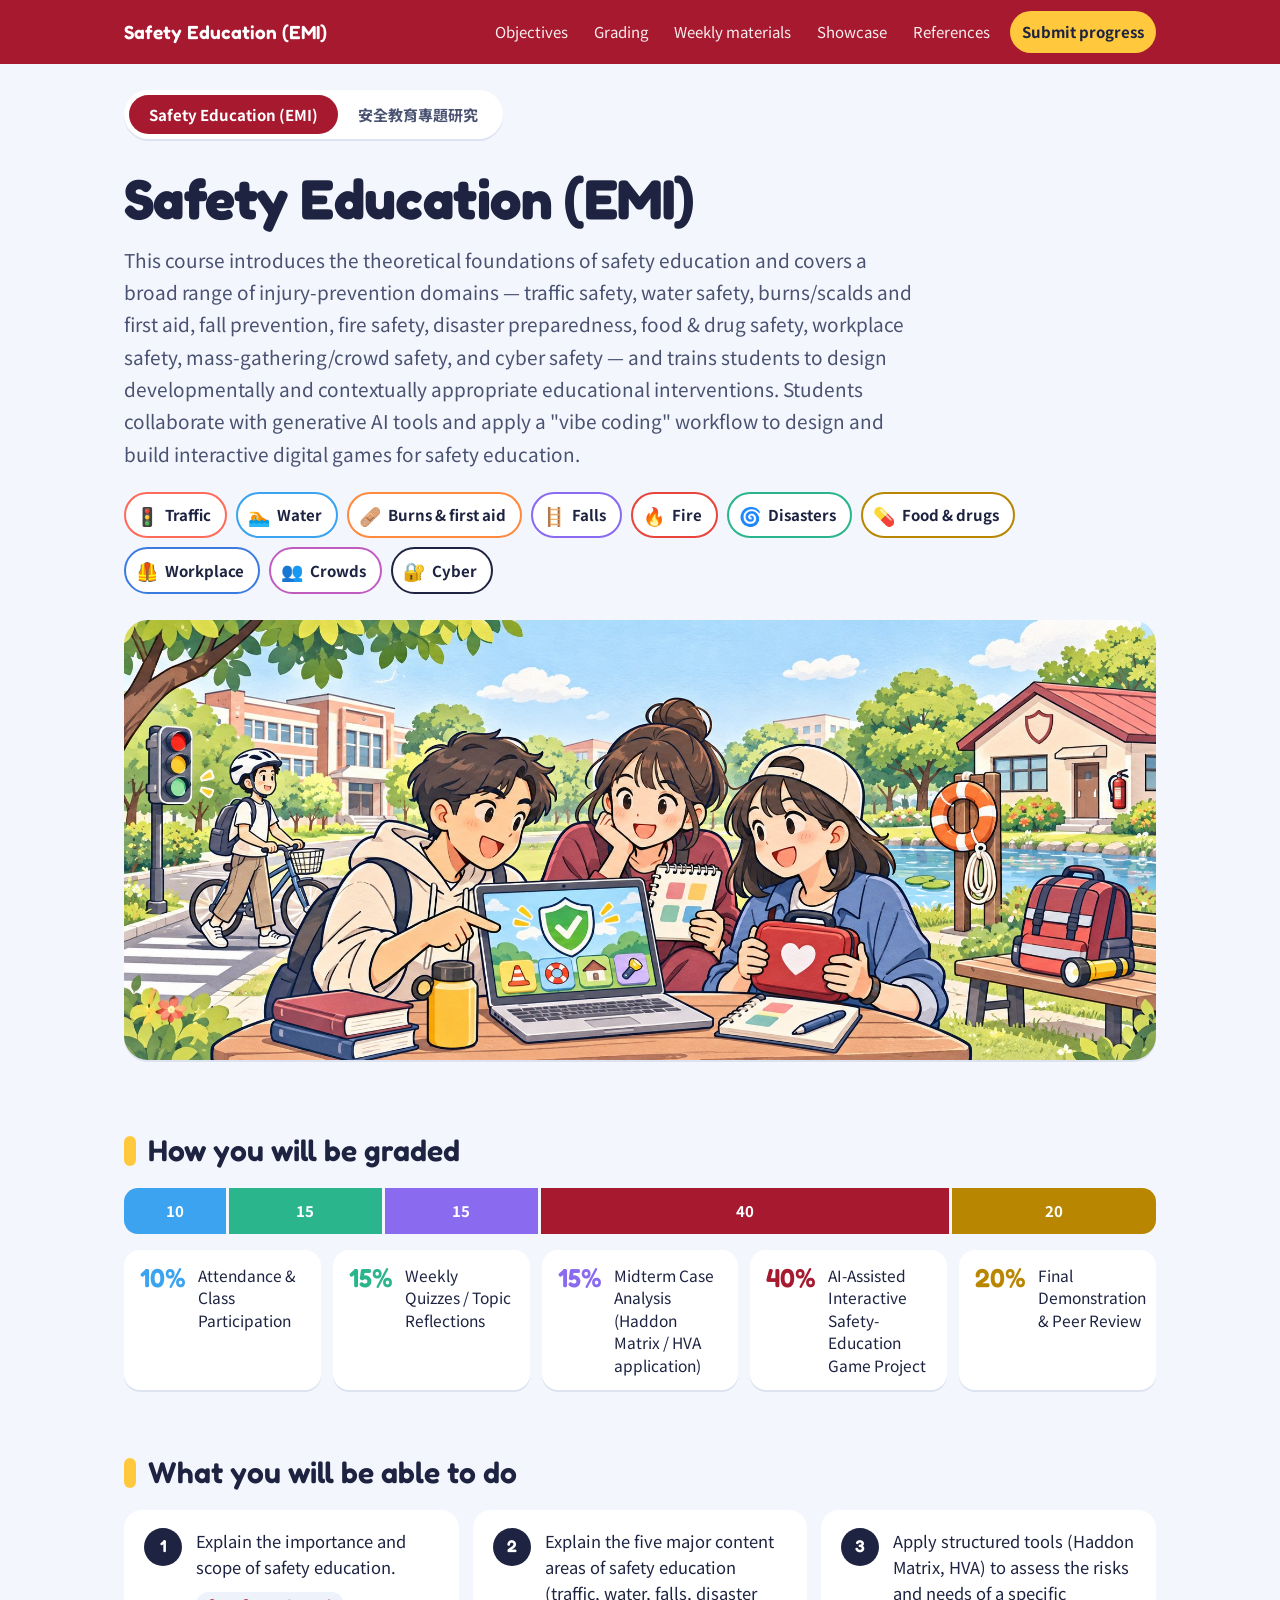
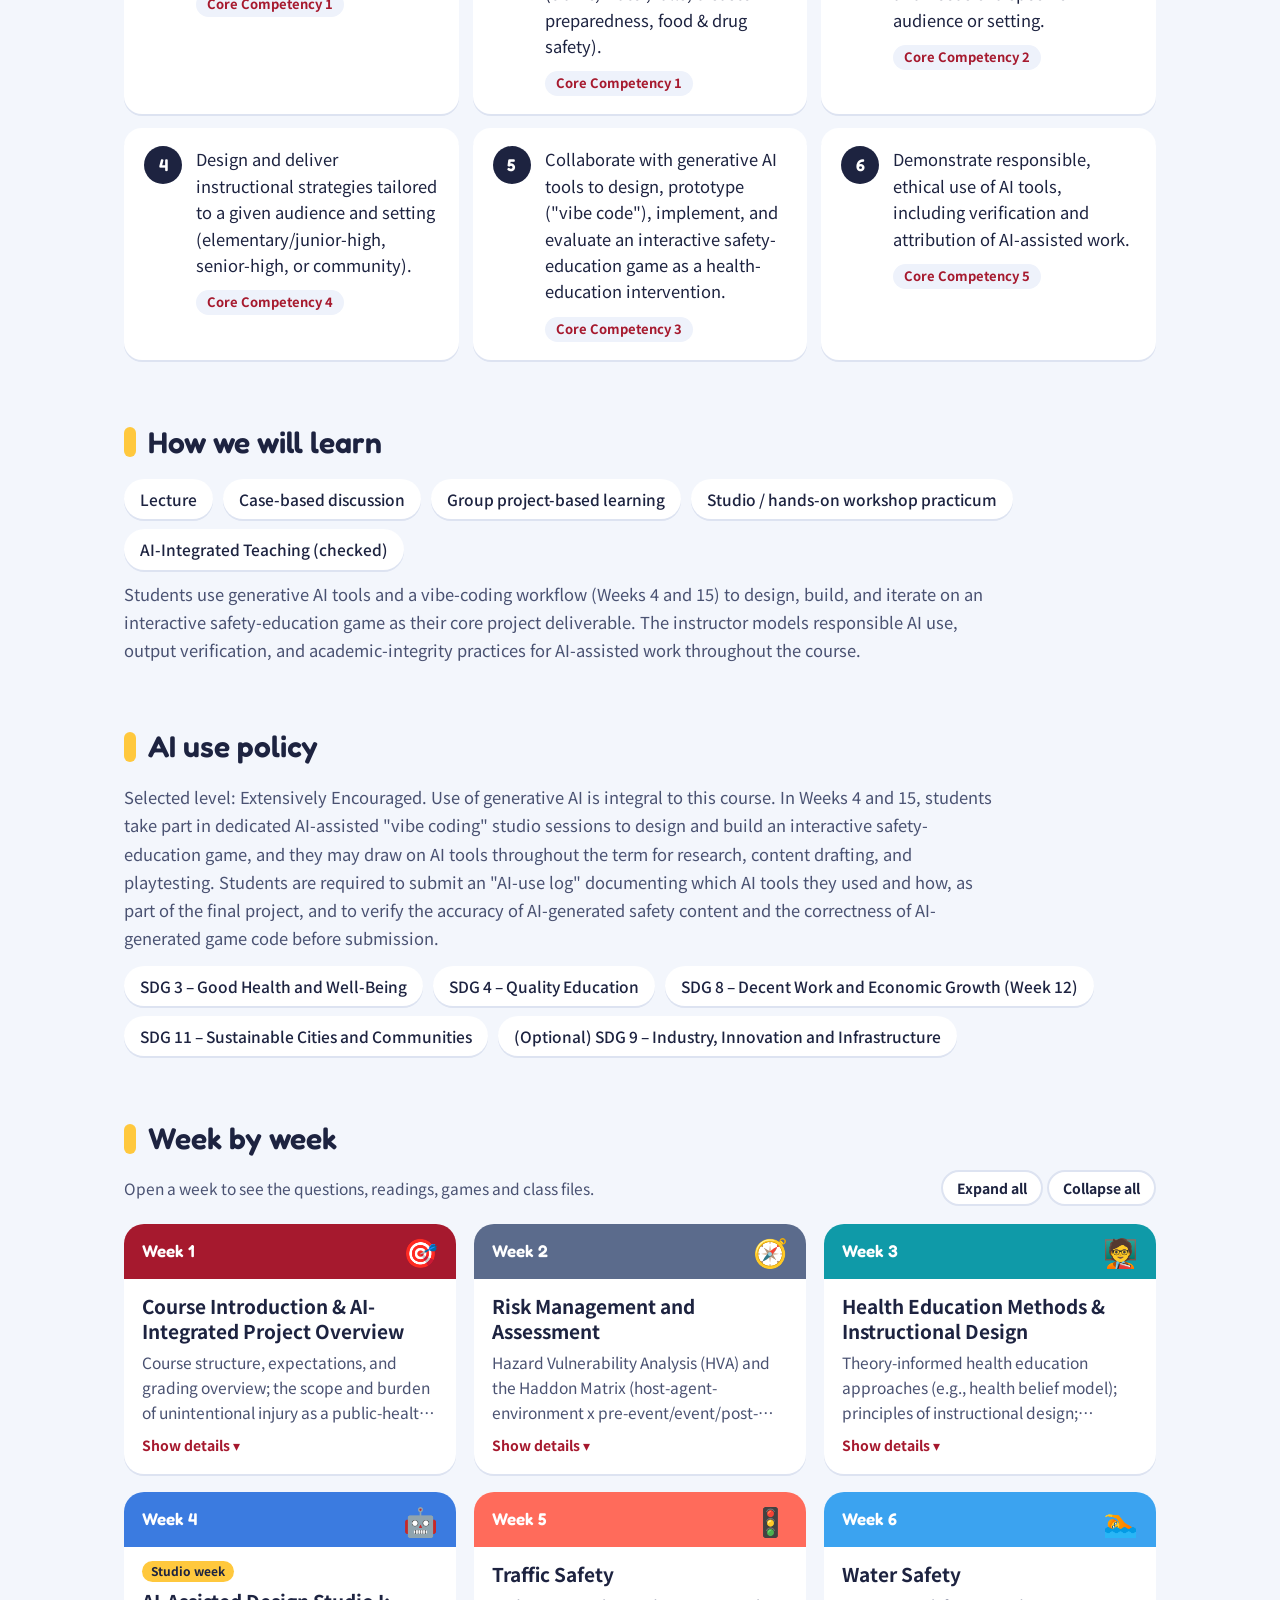
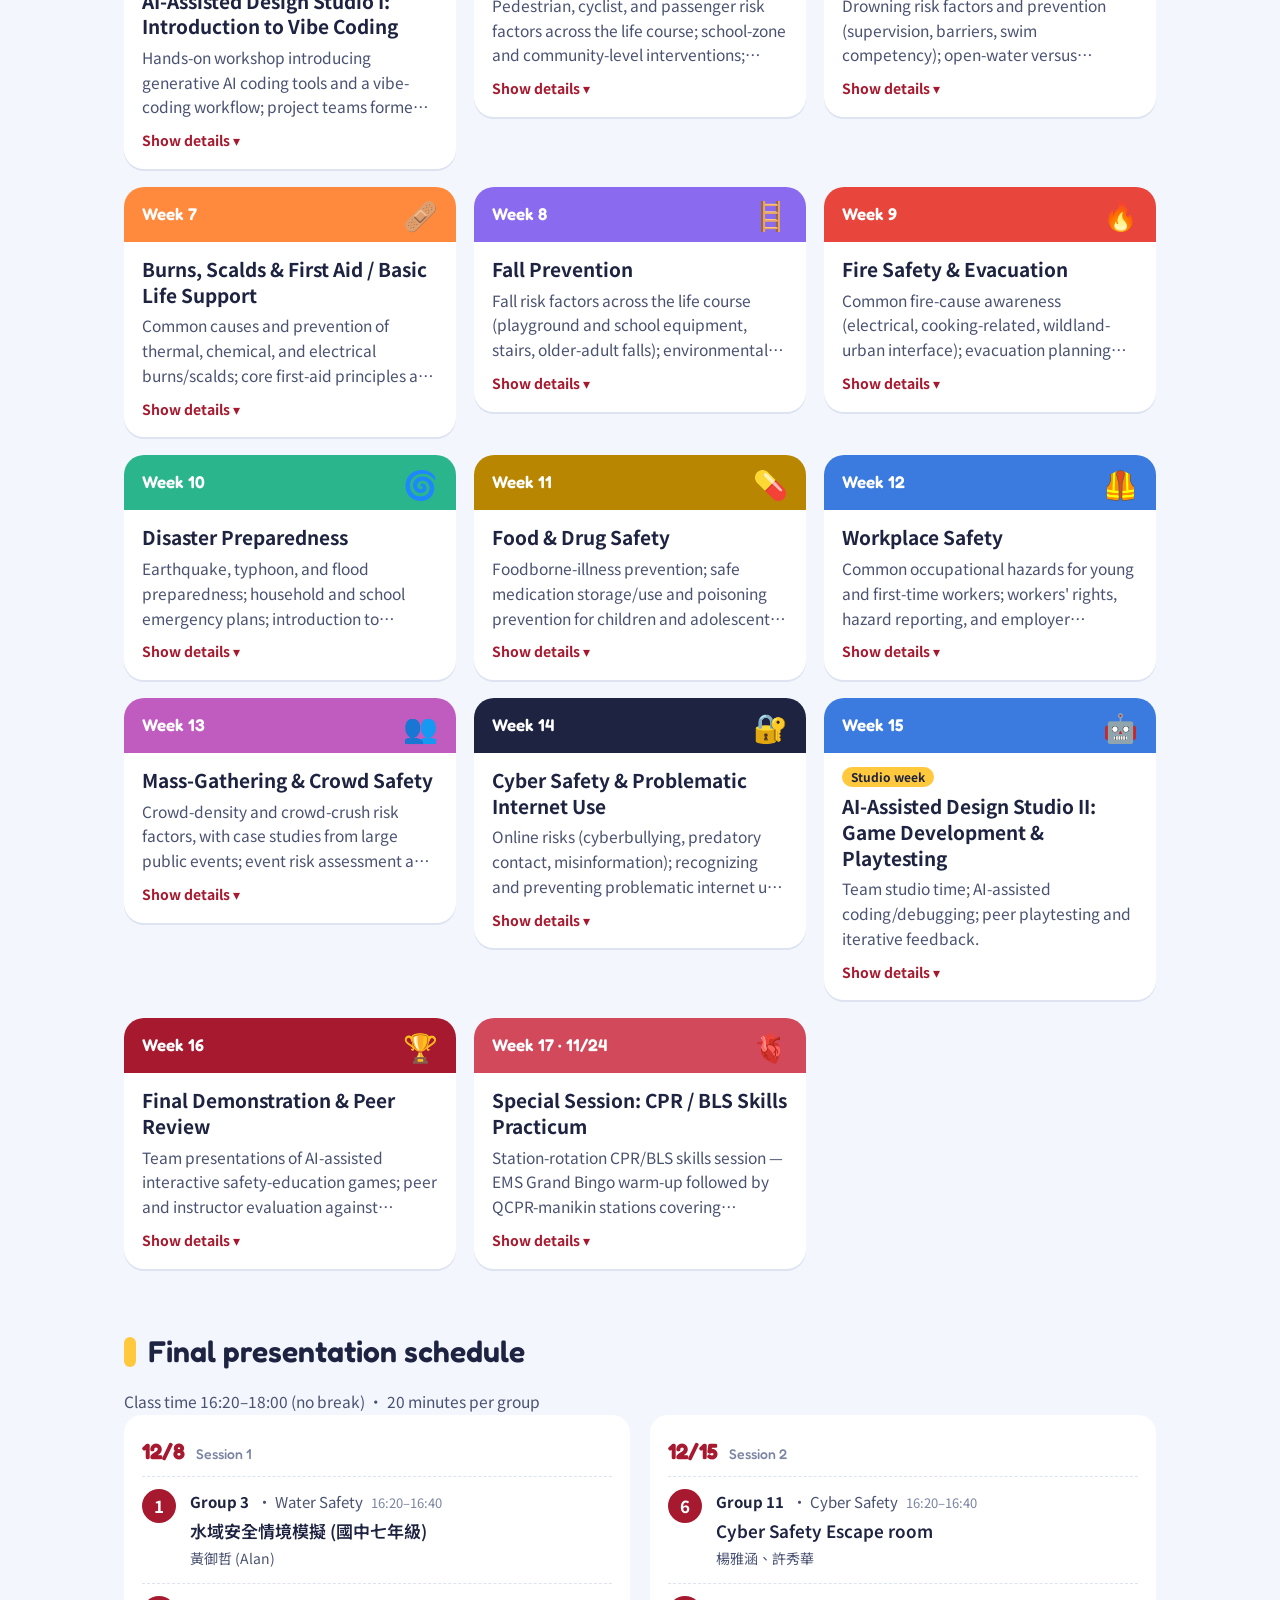
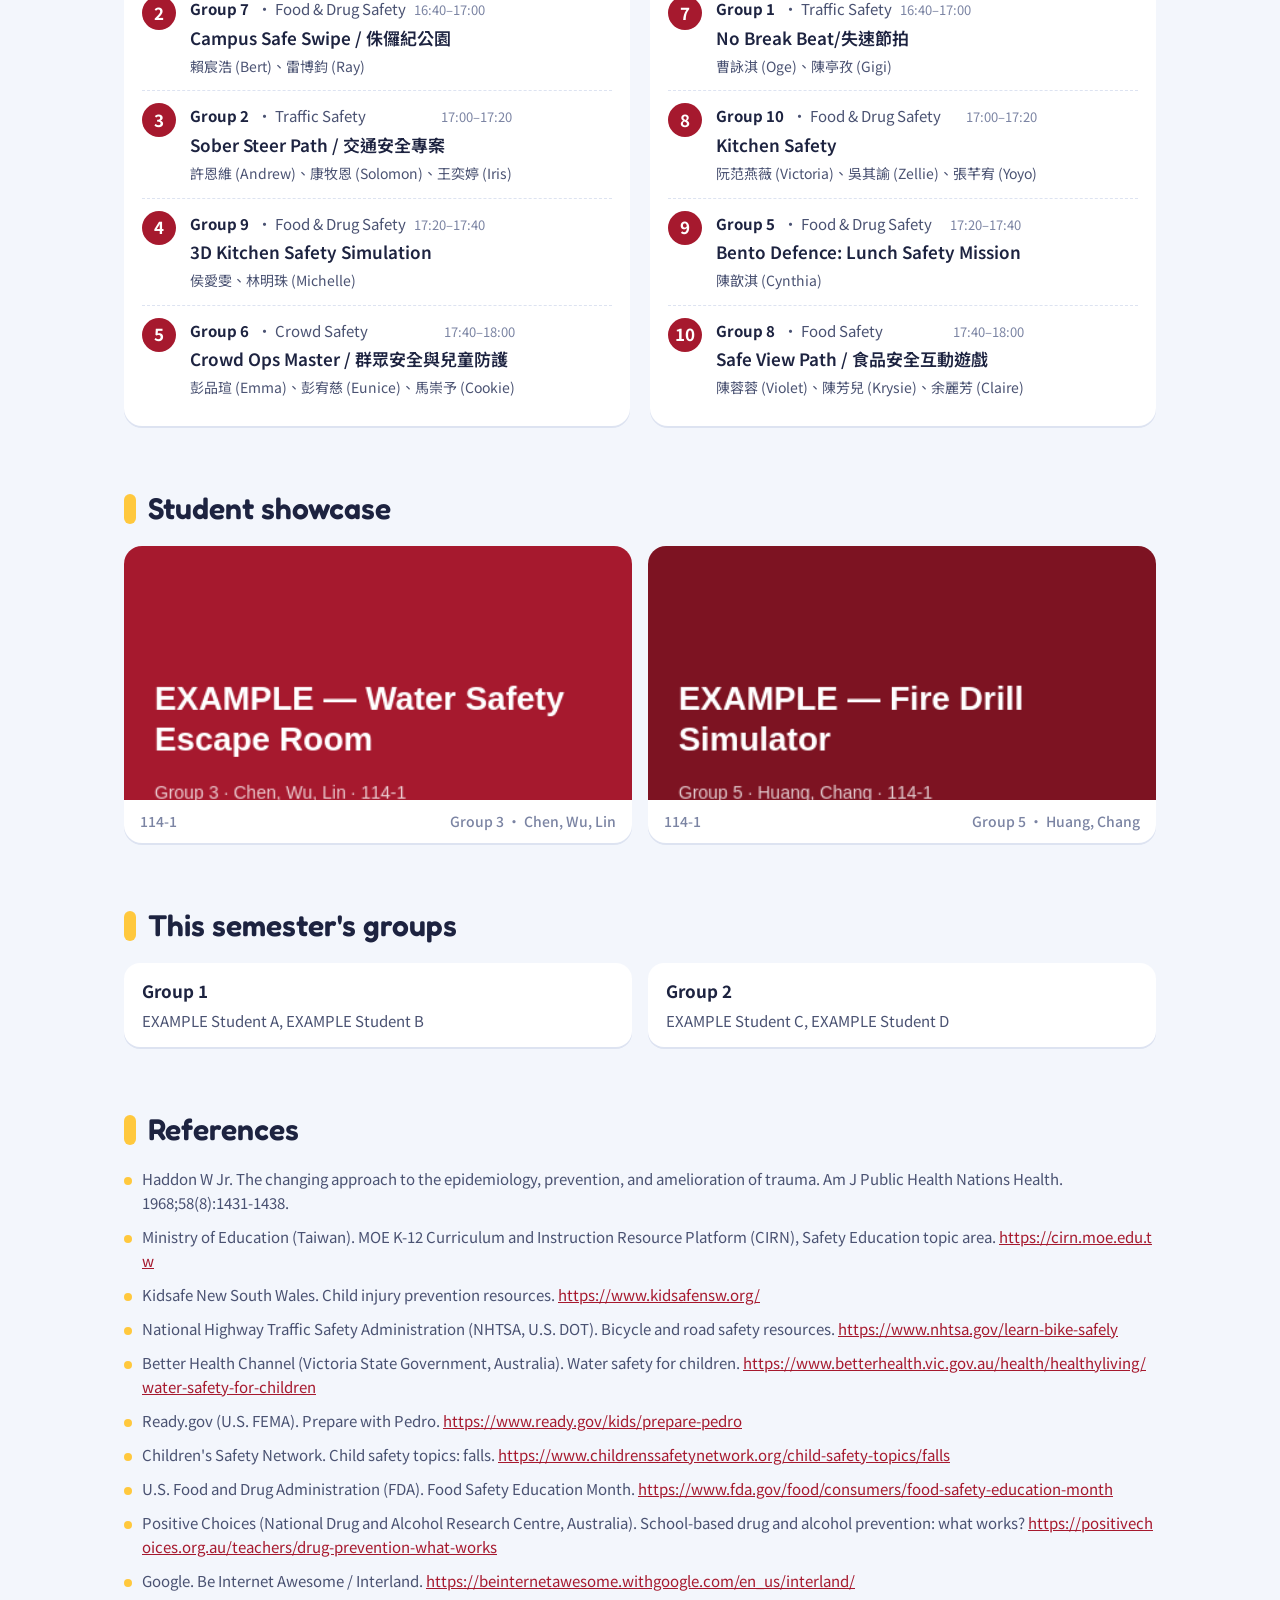
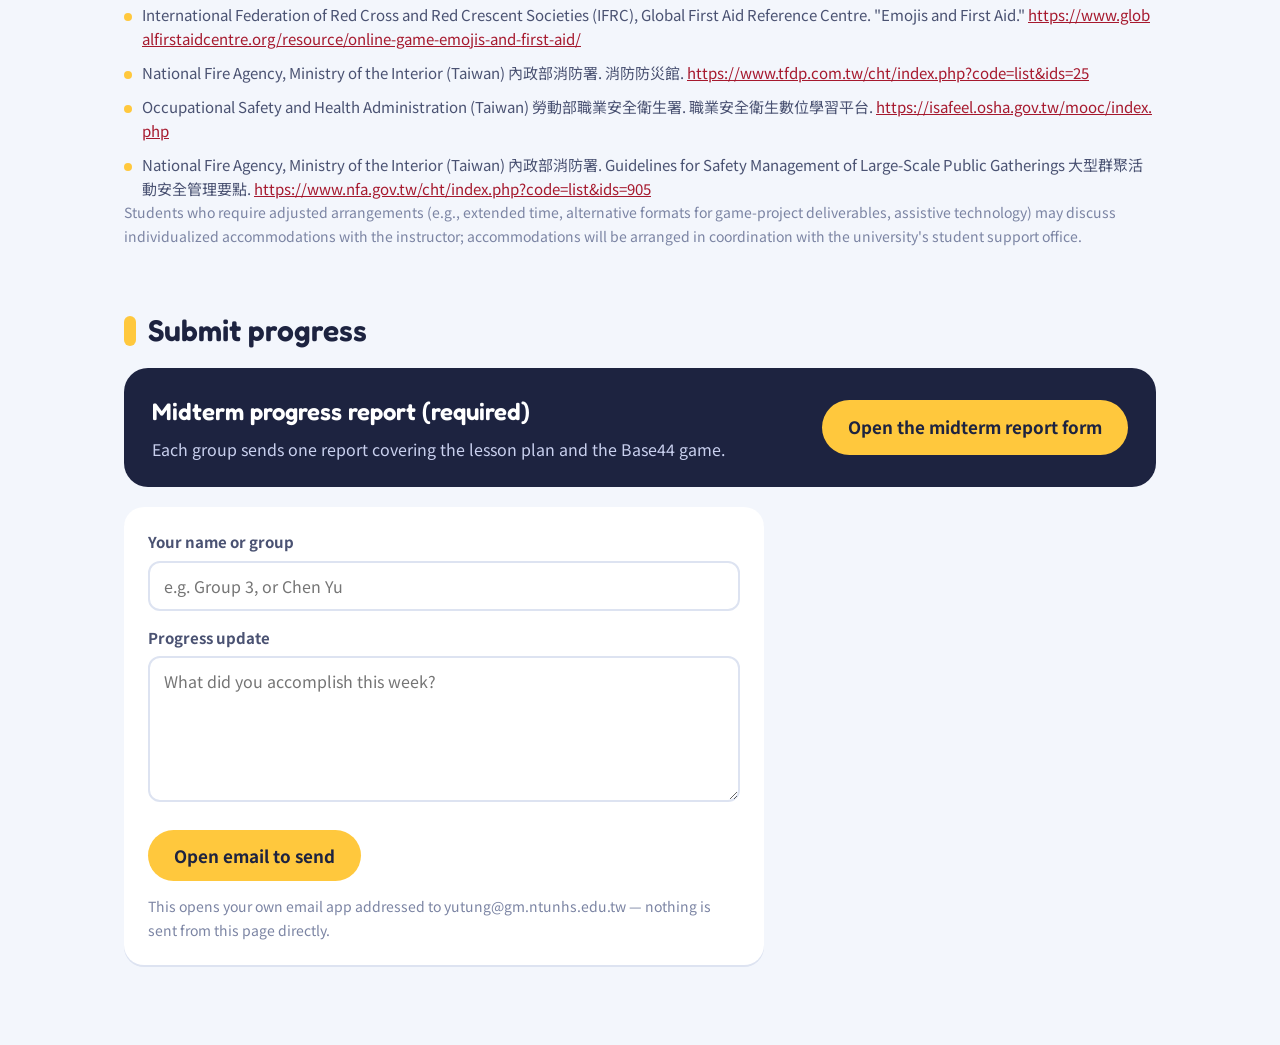
<file: index.html>
<!DOCTYPE html>
<html lang="en">
<head>
<meta charset="UTF-8" />
<meta name="viewport" content="width=device-width, initial-scale=1.0" />
<title>Safety Education Course Site</title>
<link rel="preconnect" href="https://fonts.googleapis.com" />
<link rel="preconnect" href="https://fonts.gstatic.com" crossorigin />
<link href="https://fonts.googleapis.com/css2?family=Fredoka:wght@500;600;700&family=Noto+Sans+TC:wght@400;500;700&display=swap" rel="stylesheet" />
<link rel="stylesheet" href="styles.css?v=8" />
</head>
<body>

<header class="site-header">
  <div class="header-inner">
    <div class="brand disp" id="brandText">Safety Education</div>
    <nav class="quick-nav">
      <a href="#objectives" id="navObjectives">Objectives</a>
      <a href="#grading" id="navGrading">Grading</a>
      <a href="#materials" id="navMaterials">Weekly materials</a>
      <a href="#showcase" id="navShowcase">Showcase</a>
      <a href="#references" id="navReferences">References</a>
      <a href="#submit" id="navSubmit" class="cta">Submit progress</a>
    </nav>
  </div>
</header>

<div class="wrap" id="top">

  <div class="course-toggle">
    <button data-course="emi">Safety Education (EMI)</button>
    <button data-course="grad">安全教育專題研究</button>
  </div>

  <section class="hero">
    <h1 class="disp" id="pageTitle">Safety Education</h1>
    <p class="lead" id="pageLead"></p>
    <div class="chips" id="topicChips"></div>
    <img class="hero-img" src="hero.jpg" width="1920" height="819" alt="Three students look at a safety-education game on a laptop in a campus park, with a traffic light, cyclist, life ring, first-aid kit and emergency bag around them." />
  </section>

  <h2 id="grading" class="disp"><span id="gradingHeading">Grading</span></h2>
  <div class="grade-bar" id="gradingBar"></div>
  <div class="legend" id="gradingPanel"></div>

  <h2 id="objectives" class="disp"><span id="objectivesHeading">Course objectives</span></h2>
  <div class="obj" id="objectivesList"></div>

  <h2 id="methods" class="disp"><span id="methodsHeading">Teaching methods</span></h2>
  <div class="pills" id="methodsList"></div>
  <p class="note-text" id="methodsNote"></p>

  <h2 id="ai-policy" class="disp"><span id="aiPolicyHeading">AI use policy</span></h2>
  <p class="note-text" id="aiPolicyText"></p>
  <div class="pills" id="sdgsList"></div>

  <h2 id="materials" class="disp"><span id="materialsHeading">Weekly materials</span></h2>
  <div class="mat-tools">
    <p class="sub" id="materialsSub"></p>
    <div>
      <button type="button" class="mini-btn" id="expandAll">Expand all</button>
      <button type="button" class="mini-btn" id="collapseAll">Collapse all</button>
    </div>
  </div>
  <div class="weeks" id="materialsGrid"></div>

  <div id="presentationsSection">
    <h2 id="presentations" class="disp"><span id="presentationsHeading">Final presentation schedule</span></h2>
    <p class="sub" id="presentationsInfo"></p>
    <div class="pres-grid" id="presentationsGrid"></div>
  </div>

  <h2 id="showcase" class="disp"><span id="showcaseHeading">Student showcase</span></h2>
  <div class="grid" id="showcaseGrid"></div>

  <h2 id="groupsHeading" class="disp" style="display:none;">This semester's groups</h2>
  <div class="grid" id="groupsGrid"></div>

  <h2 id="references" class="disp"><span id="referencesHeading">References</span></h2>
  <ul class="references-list" id="referencesList"></ul>
  <p class="form-note" id="supportNote"></p>

  <h2 id="submit" class="disp"><span id="submitHeading">Submit progress</span></h2>
  <div class="midterm-callout" id="midtermCallout">
    <div>
      <b class="disp" id="midtermTitle">Midterm progress report (required)</b>
      <span id="midtermText">Each group sends one report covering the lesson plan and the Base44 game.</span>
    </div>
    <a class="btn" href="midterm.html" id="midtermLink">Open the midterm report form</a>
  </div>
  <form class="stack" id="submitForm">
    <label><span id="lblWho">Your name or group</span><input id="whoInput" type="text" /></label>
    <label><span id="lblMsg">Progress update</span><textarea id="msgInput" rows="5"></textarea></label>
    <div class="field-error" id="submitError"></div>
    <button class="btn" type="submit" id="submitBtn">Open email to send</button>
    <p class="form-note" id="submitNote"></p>
  </form>

</div>

<script src="script.js?v=10"></script>
</body>
</html>
</file>
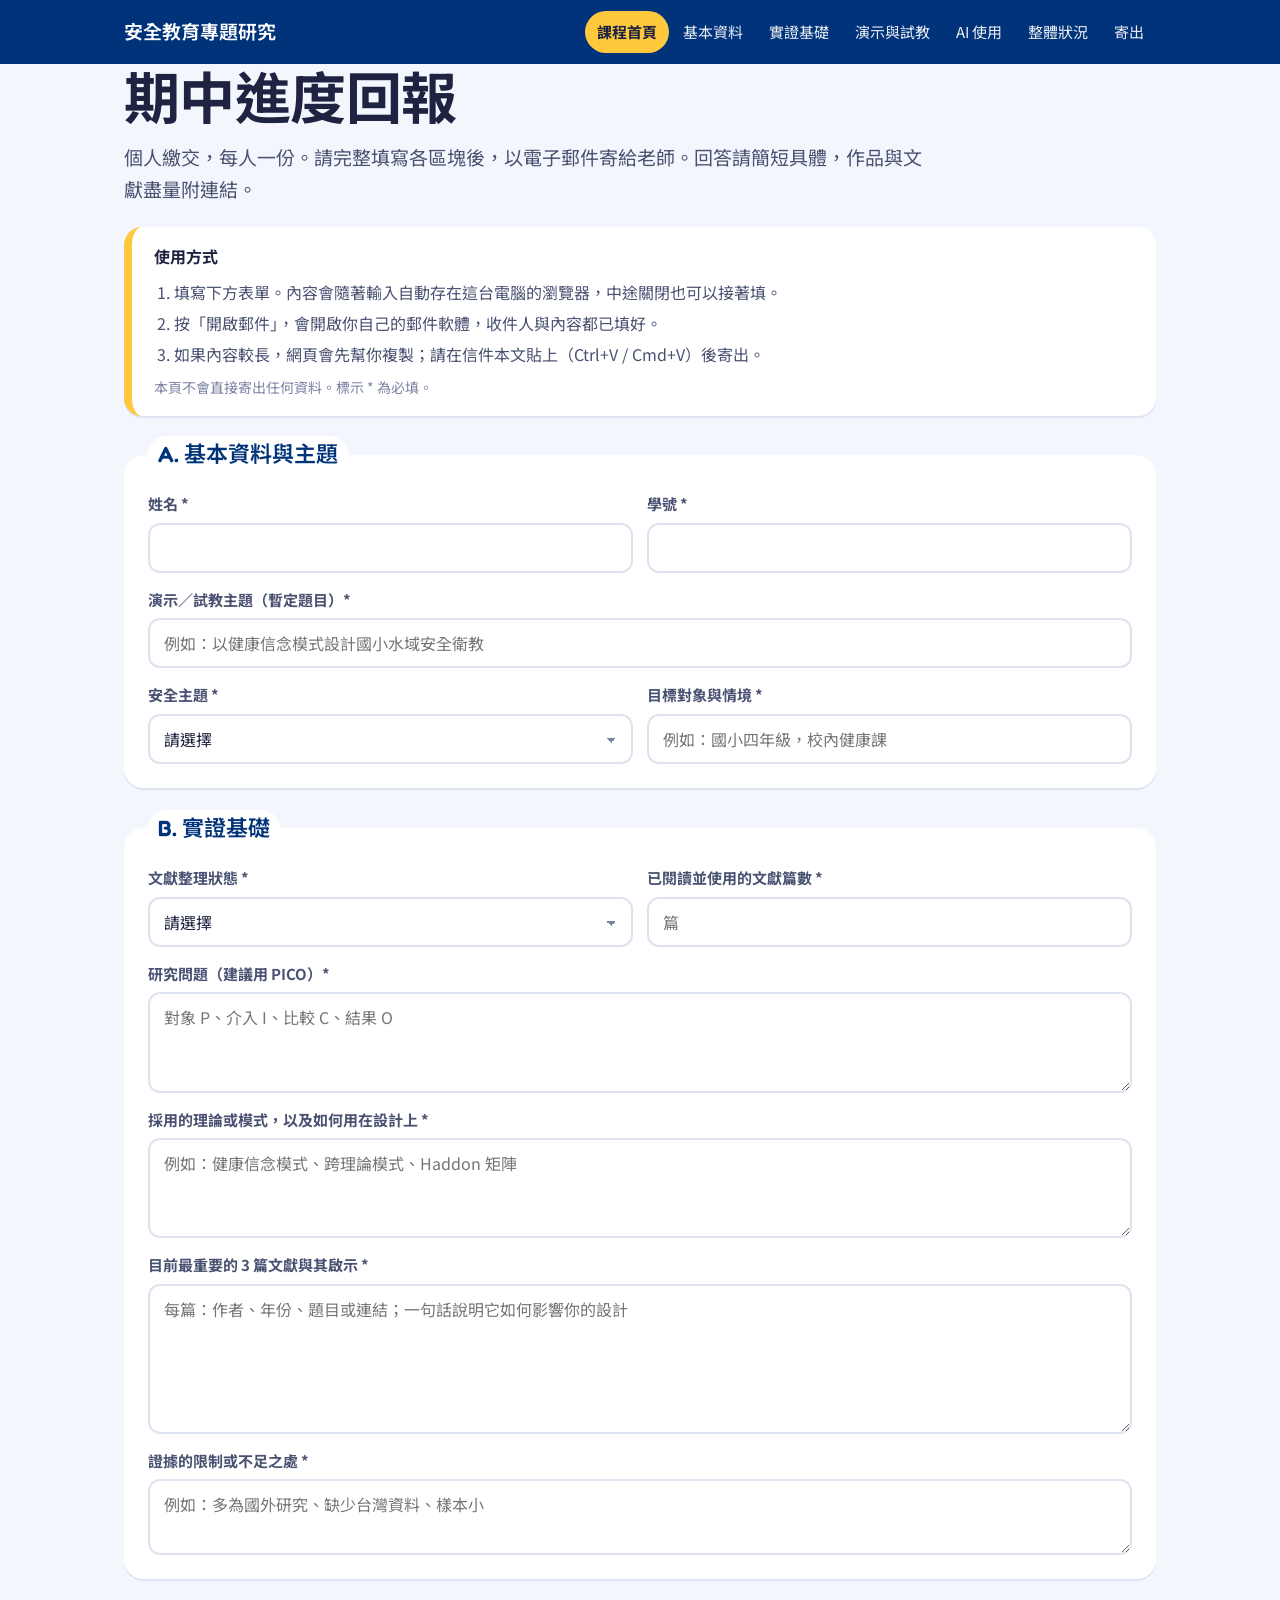
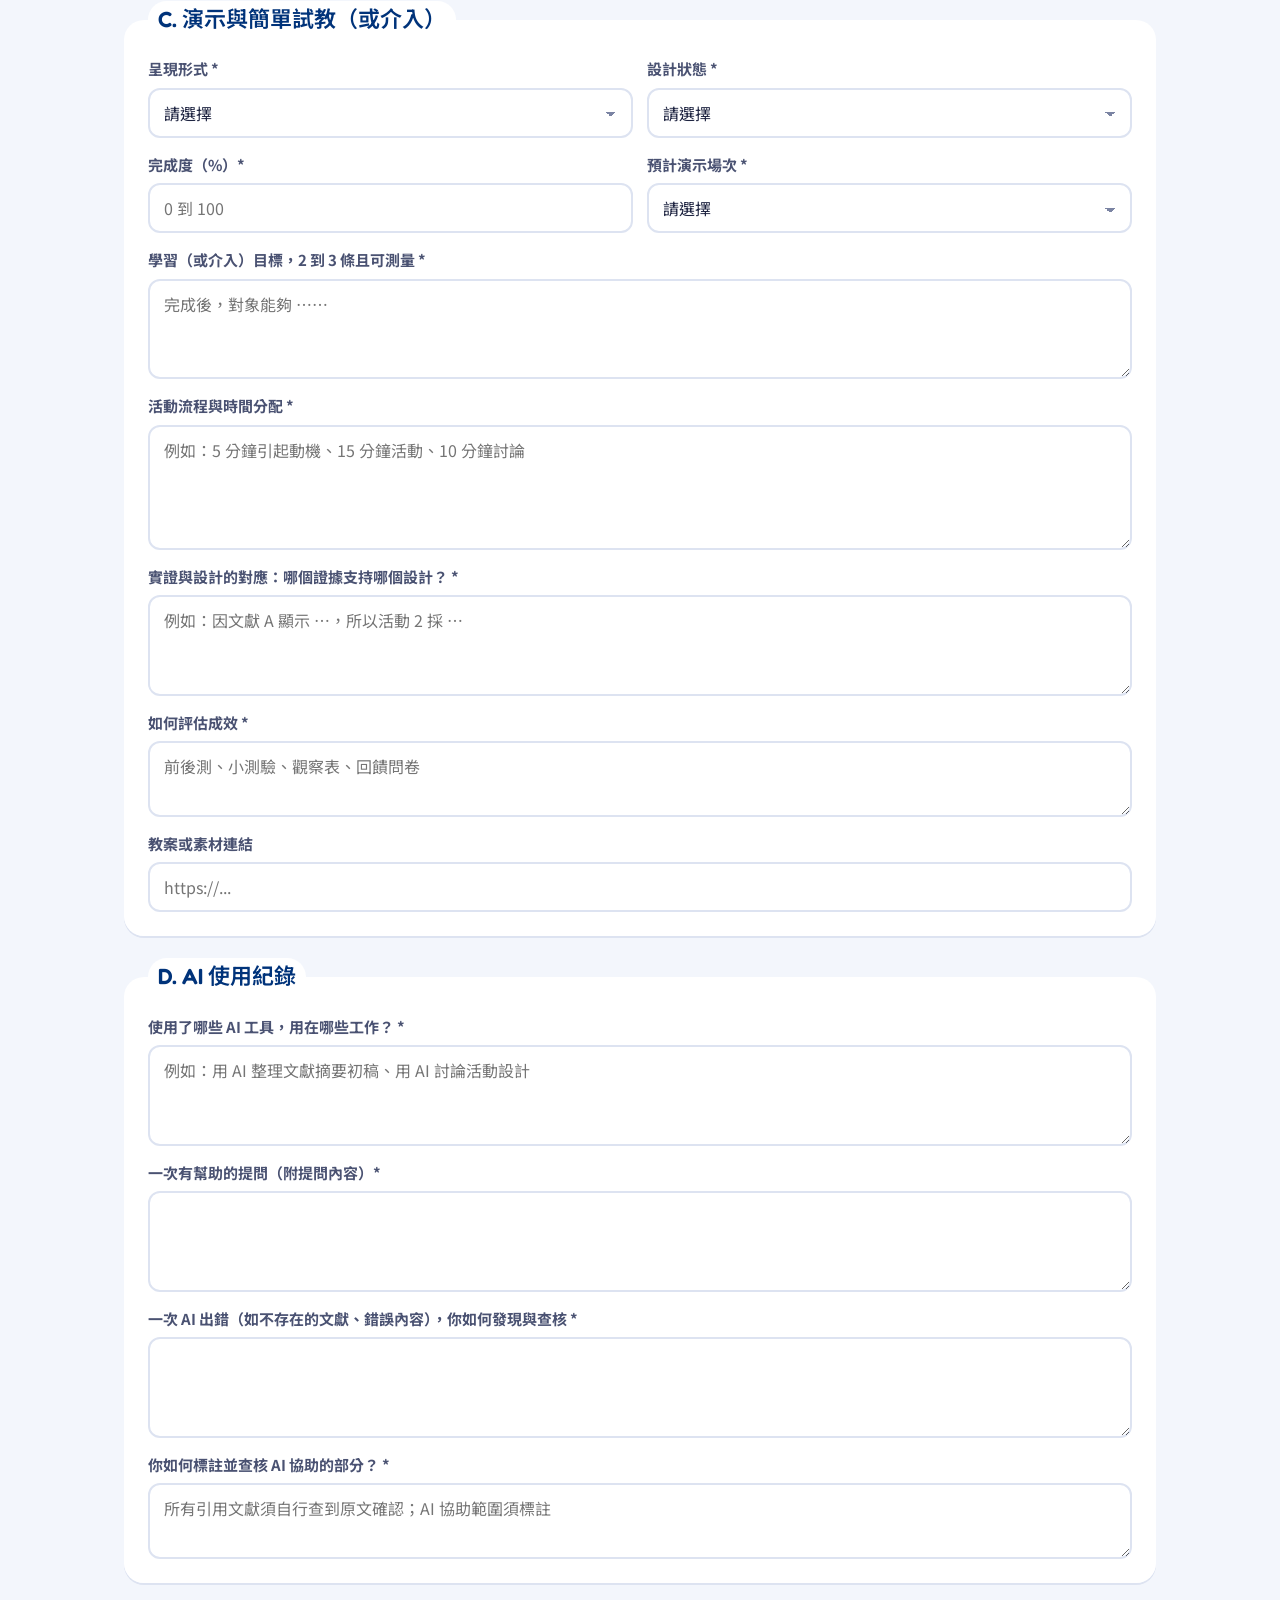
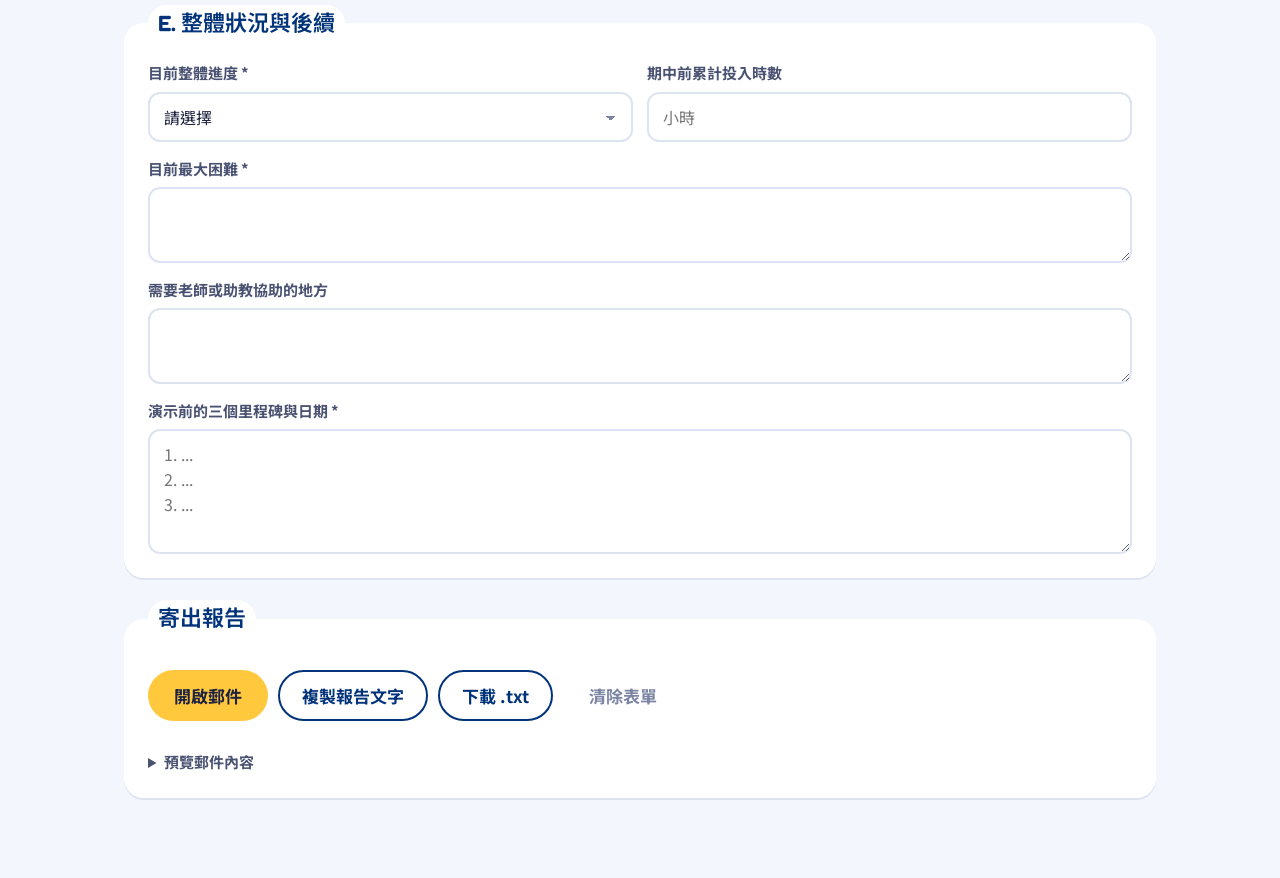
<file: midterm-grad.html>
<!DOCTYPE html>
<html lang="zh-Hant">
<head>
<meta charset="UTF-8" />
<meta name="viewport" content="width=device-width, initial-scale=1.0" />
<title>期中進度回報 – 安全教育專題研究</title>
<link rel="preconnect" href="https://fonts.googleapis.com" />
<link rel="preconnect" href="https://fonts.gstatic.com" crossorigin />
<link href="https://fonts.googleapis.com/css2?family=Fredoka:wght@500;600;700&family=Noto+Sans+TC:wght@400;500;700&display=swap" rel="stylesheet" />
<link rel="stylesheet" href="styles.css?v=5" />
</head>
<body data-course="grad">

<header class="site-header">
  <div class="header-inner">
    <div class="brand disp">安全教育專題研究</div>
    <nav class="quick-nav">
      <a href="index.html" class="cta">課程首頁</a>
      <a href="#a">基本資料</a>
      <a href="#b">實證基礎</a>
      <a href="#c">演示與試教</a>
      <a href="#d">AI 使用</a>
      <a href="#e">整體狀況</a>
      <a href="#send">寄出</a>
    </nav>
  </div>
</header>

<div class="wrap">
  <h1>期中進度回報</h1>
  <p class="lead">個人繳交，每人一份。請完整填寫各區塊後，以電子郵件寄給老師。回答請簡短具體，作品與文獻盡量附連結。</p>

  <div class="report-howto">
    <b>使用方式</b>
    <ol>
      <li>填寫下方表單。內容會隨著輸入自動存在這台電腦的瀏覽器，中途關閉也可以接著填。</li>
      <li>按「開啟郵件」，會開啟你自己的郵件軟體，收件人與內容都已填好。</li>
      <li>如果內容較長，網頁會先幫你複製；請在信件本文貼上（Ctrl+V / Cmd+V）後寄出。</li>
    </ol>
    <p class="form-note">本頁不會直接寄出任何資料。標示 * 為必填。</p>
  </div>

  <form class="report" id="reportForm" novalidate>

    <fieldset id="a">
      <legend>A. 基本資料與主題</legend>
      <div class="row">
        <label>姓名 *<input name="name" type="text" /></label>
        <label>學號 *<input name="sid" type="text" /></label>
      </div>
      <label>演示／試教主題（暫定題目）*<input name="title" type="text" placeholder="例如：以健康信念模式設計國小水域安全衛教" /></label>
      <div class="row">
        <label>安全主題 *
          <select name="topic">
            <option value="">請選擇</option>
            <option>交通安全</option>
            <option>水域安全</option>
            <option>燒燙傷與急救／基本救命術</option>
            <option>防墜安全</option>
            <option>火災逃生</option>
            <option>防災</option>
            <option>食品藥物安全</option>
            <option>職業安全</option>
            <option>資訊安全</option>
            <option>社區與群聚活動安全</option>
            <option>其他（請於下方說明）</option>
          </select>
        </label>
        <label>目標對象與情境 *<input name="audience" type="text" placeholder="例如：國小四年級，校內健康課" /></label>
      </div>
    </fieldset>

    <fieldset id="b">
      <legend>B. 實證基礎</legend>
      <div class="row">
        <label>文獻整理狀態 *
          <select name="ev_status">
            <option value="">請選擇</option>
            <option>尚未開始</option>
            <option>已確定問題，開始蒐集文獻</option>
            <option>已讀部分文獻，整理中</option>
            <option>文獻整理完成，撰寫證據摘要</option>
            <option>證據摘要完成</option>
          </select>
        </label>
        <label>已閱讀並使用的文獻篇數 *<input name="ev_n" type="number" min="0" placeholder="篇" /></label>
      </div>
      <label>研究問題（建議用 PICO）*<textarea name="ev_pico" rows="3" placeholder="對象 P、介入 I、比較 C、結果 O"></textarea></label>
      <label>採用的理論或模式，以及如何用在設計上 *<textarea name="ev_theory" rows="3" placeholder="例如：健康信念模式、跨理論模式、Haddon 矩陣"></textarea></label>
      <label>目前最重要的 3 篇文獻與其啟示 *<textarea name="ev_refs" rows="5" placeholder="每篇：作者、年份、題目或連結；一句話說明它如何影響你的設計"></textarea></label>
      <label>證據的限制或不足之處 *<textarea name="ev_gap" rows="2" placeholder="例如：多為國外研究、缺少台灣資料、樣本小"></textarea></label>
    </fieldset>

    <fieldset id="c">
      <legend>C. 演示與簡單試教（或介入）</legend>
      <div class="row">
        <label>呈現形式 *
          <select name="d_form">
            <option value="">請選擇</option>
            <option>簡單試教</option>
            <option>簡單介入</option>
            <option>互動遊戲（含實證理論應用）</option>
            <option>其他（請於下方說明）</option>
          </select>
        </label>
        <label>設計狀態 *
          <select name="d_status">
            <option value="">請選擇</option>
            <option>僅有構想</option>
            <option>目標與流程大綱</option>
            <option>第一版完整設計</option>
            <option>已依回饋修改</option>
            <option>已完成，待演示</option>
          </select>
        </label>
      </div>
      <div class="row">
        <label>完成度（%）*<input name="d_pct" type="number" min="0" max="100" placeholder="0 到 100" /></label>
        <label>預計演示場次 *
          <select name="d_slot">
            <option value="">請選擇</option>
            <option>第 14 週（12/2）</option>
            <option>第 15 週（12/9）</option>
            <option>尚未決定</option>
          </select>
        </label>
      </div>
      <label>學習（或介入）目標，2 到 3 條且可測量 *<textarea name="d_obj" rows="3" placeholder="完成後，對象能夠 ……"></textarea></label>
      <label>活動流程與時間分配 *<textarea name="d_flow" rows="4" placeholder="例如：5 分鐘引起動機、15 分鐘活動、10 分鐘討論"></textarea></label>
      <label>實證與設計的對應：哪個證據支持哪個設計？ *<textarea name="d_map" rows="3" placeholder="例如：因文獻 A 顯示 …，所以活動 2 採 …"></textarea></label>
      <label>如何評估成效 *<textarea name="d_eval" rows="2" placeholder="前後測、小測驗、觀察表、回饋問卷"></textarea></label>
      <label>教案或素材連結<input name="d_link" type="url" placeholder="https://..." /></label>
    </fieldset>

    <fieldset id="d">
      <legend>D. AI 使用紀錄</legend>
      <label>使用了哪些 AI 工具，用在哪些工作？ *<textarea name="ai_tools" rows="3" placeholder="例如：用 AI 整理文獻摘要初稿、用 AI 討論活動設計"></textarea></label>
      <label>一次有幫助的提問（附提問內容）*<textarea name="ai_good" rows="3"></textarea></label>
      <label>一次 AI 出錯（如不存在的文獻、錯誤內容），你如何發現與查核 *<textarea name="ai_bad" rows="3"></textarea></label>
      <label>你如何標註並查核 AI 協助的部分？ *<textarea name="ai_verify" rows="2" placeholder="所有引用文獻須自行查到原文確認；AI 協助範圍須標註"></textarea></label>
    </fieldset>

    <fieldset id="e">
      <legend>E. 整體狀況與後續</legend>
      <div class="row">
        <label>目前整體進度 *
          <select name="overall">
            <option value="">請選擇</option>
            <option>順利</option>
            <option>稍微落後</option>
            <option>嚴重落後</option>
          </select>
        </label>
        <label>期中前累計投入時數<input name="hours" type="number" min="0" placeholder="小時" /></label>
      </div>
      <label>目前最大困難 *<textarea name="blocker" rows="2"></textarea></label>
      <label>需要老師或助教協助的地方<textarea name="help" rows="2"></textarea></label>
      <label>演示前的三個里程碑與日期 *<textarea name="next" rows="4" placeholder="1. ...&#10;2. ...&#10;3. ..."></textarea></label>
    </fieldset>

    <fieldset id="send">
      <legend>寄出報告</legend>
      <div class="field-error" id="reportError" role="alert"></div>
      <div class="btn-row">
        <button class="btn" type="submit" id="openMailBtn">開啟郵件</button>
        <button class="btn btn-secondary" type="button" id="copyBtn">複製報告文字</button>
        <button class="btn btn-secondary" type="button" id="downloadBtn">下載 .txt</button>
        <button class="btn btn-ghost" type="button" id="clearBtn">清除表單</button>
      </div>
      <p class="form-note" id="reportNote"></p>
      <details class="preview">
        <summary>預覽郵件內容</summary>
        <pre id="previewText"></pre>
      </details>
    </fieldset>

  </form>
</div>

<script src="midterm-grad.js?v=1"></script>
</body>
</html>
</file>
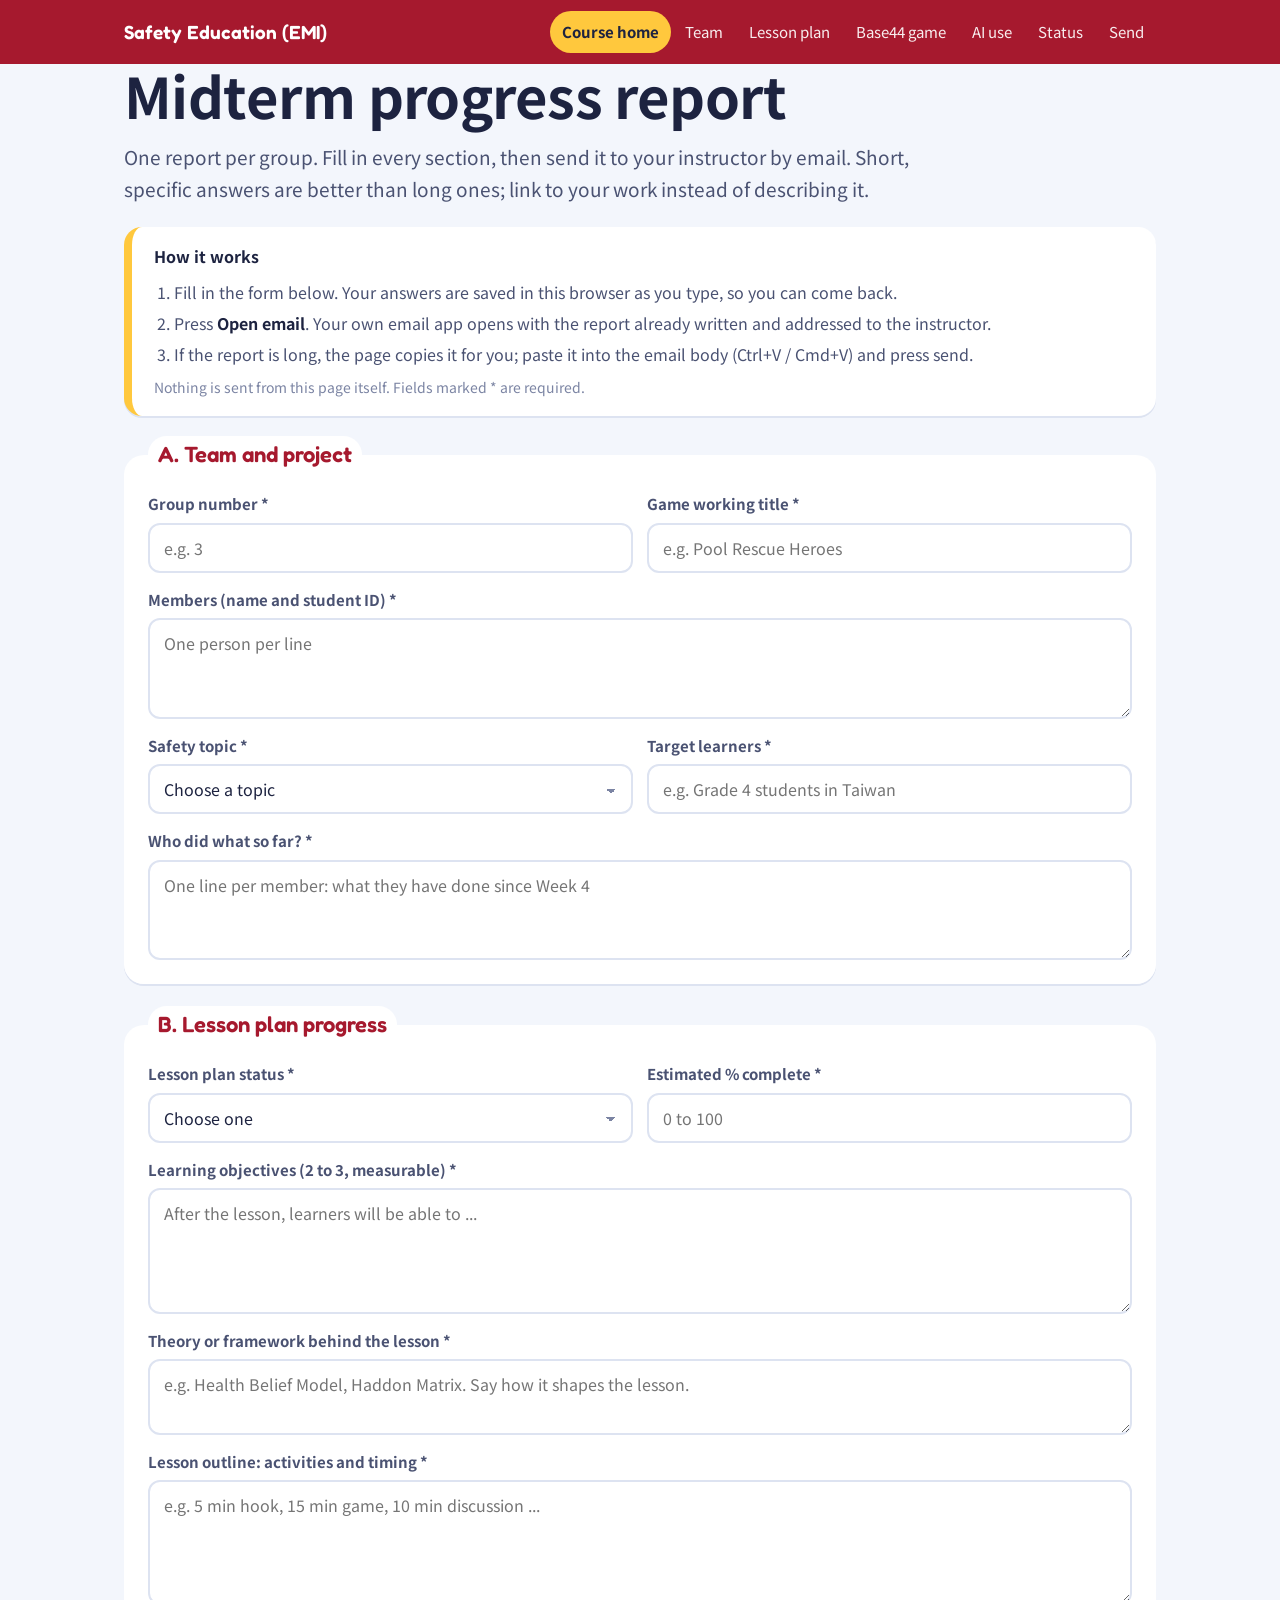
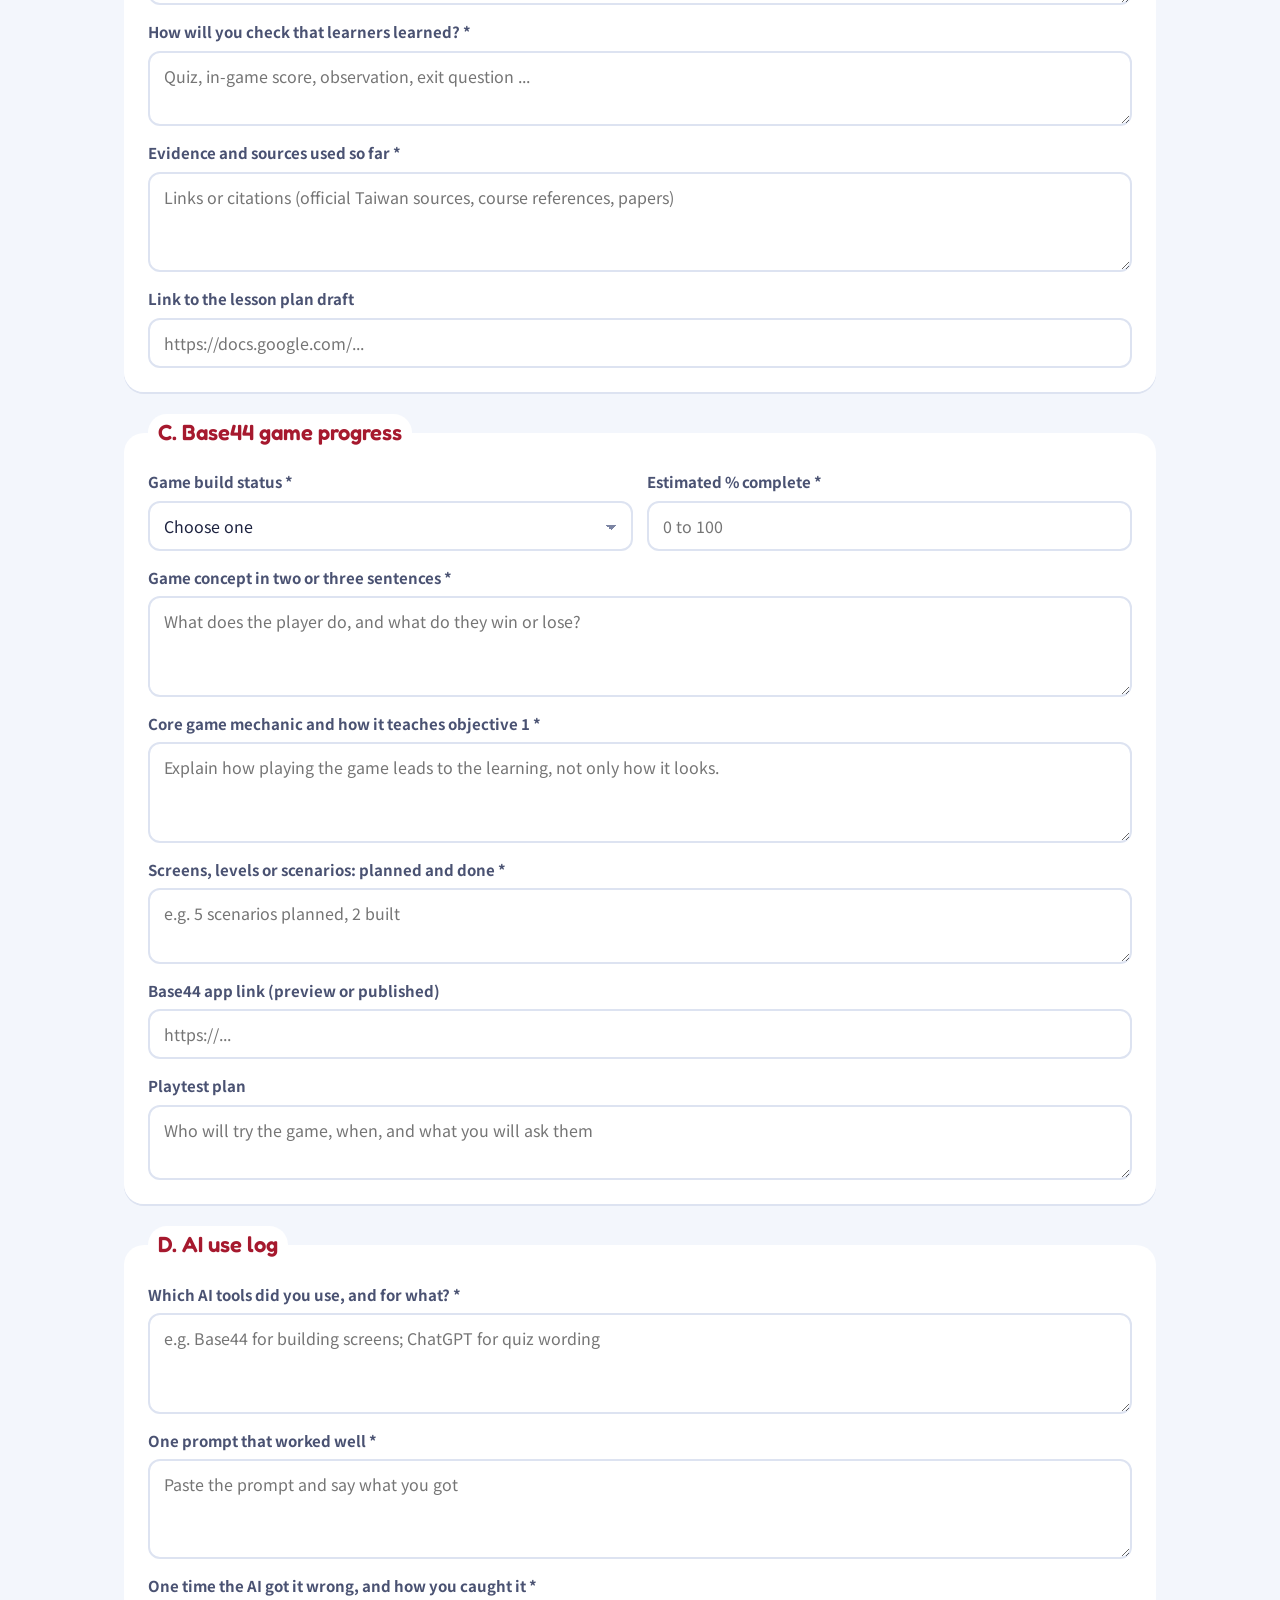
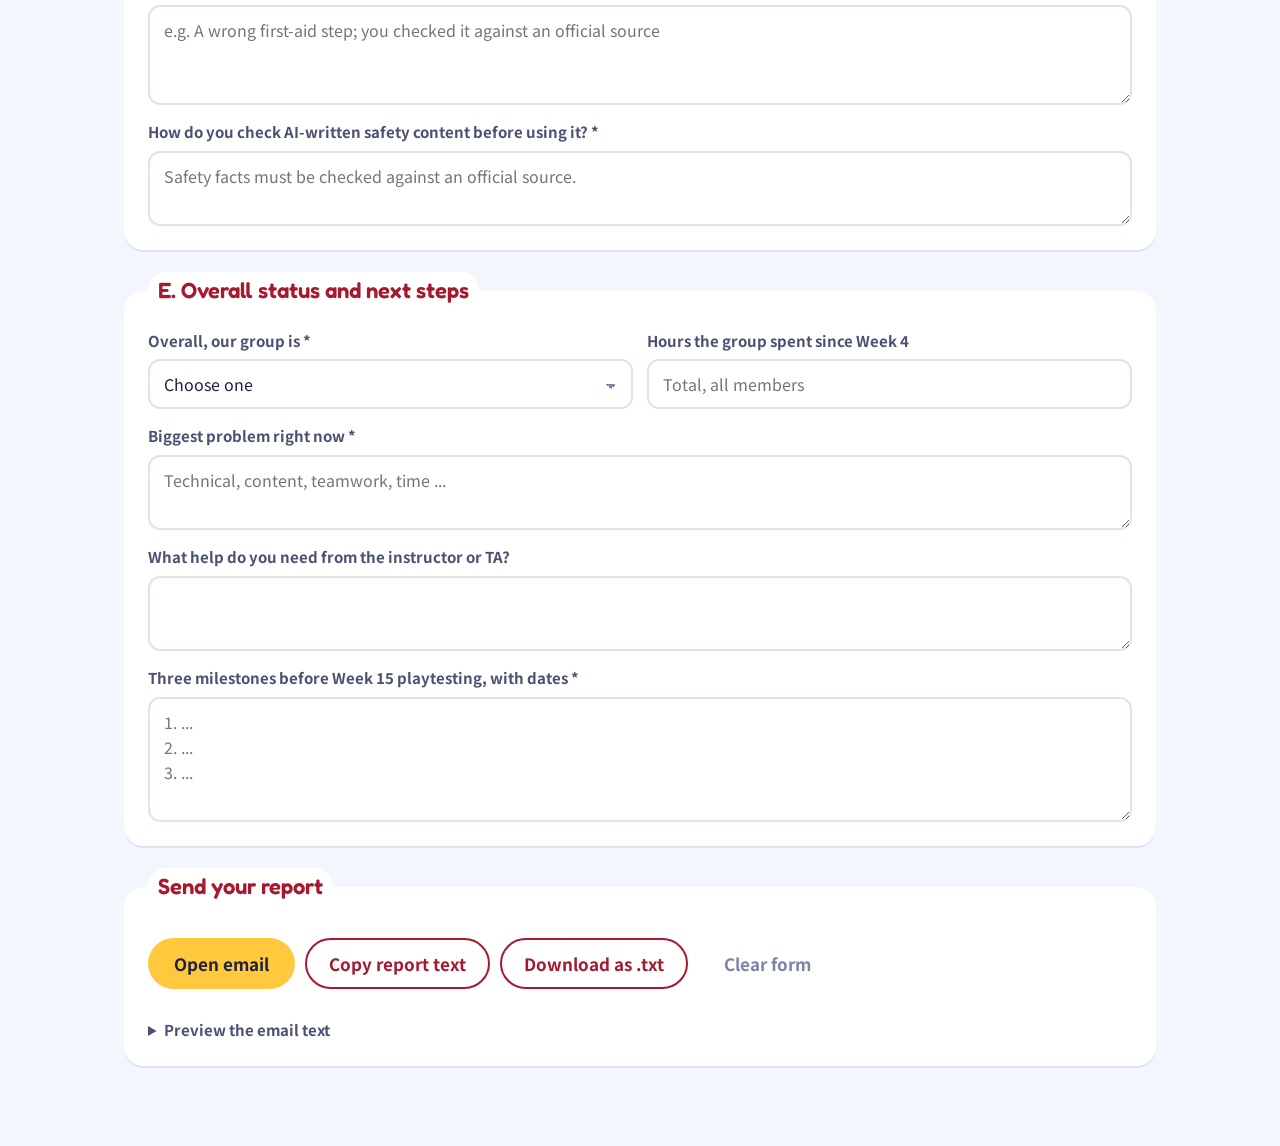
<file: midterm.html>
<!DOCTYPE html>
<html lang="en">
<head>
<meta charset="UTF-8" />
<meta name="viewport" content="width=device-width, initial-scale=1.0" />
<title>Midterm Progress Report – Safety Education (EMI)</title>
<link rel="preconnect" href="https://fonts.googleapis.com" />
<link rel="preconnect" href="https://fonts.gstatic.com" crossorigin />
<link href="https://fonts.googleapis.com/css2?family=Fredoka:wght@500;600;700&family=Noto+Sans+TC:wght@400;500;700&display=swap" rel="stylesheet" />
<link rel="stylesheet" href="styles.css?v=5" />
</head>
<body data-course="emi">

<header class="site-header">
  <div class="header-inner">
    <div class="brand disp">Safety Education (EMI)</div>
    <nav class="quick-nav">
      <a href="index.html" class="cta">Course home</a>
      <a href="#a">Team</a>
      <a href="#b">Lesson plan</a>
      <a href="#c">Base44 game</a>
      <a href="#d">AI use</a>
      <a href="#e">Status</a>
      <a href="#send">Send</a>
    </nav>
  </div>
</header>

<div class="wrap">
  <h1>Midterm progress report</h1>
  <p class="lead">One report per group. Fill in every section, then send it to your instructor by email. Short, specific answers are better than long ones; link to your work instead of describing it.</p>

  <div class="report-howto">
    <b>How it works</b>
    <ol>
      <li>Fill in the form below. Your answers are saved in this browser as you type, so you can come back.</li>
      <li>Press <b>Open email</b>. Your own email app opens with the report already written and addressed to the instructor.</li>
      <li>If the report is long, the page copies it for you; paste it into the email body (Ctrl+V / Cmd+V) and press send.</li>
    </ol>
    <p class="form-note">Nothing is sent from this page itself. Fields marked * are required.</p>
  </div>

  <form class="report" id="reportForm" novalidate>

    <fieldset id="a">
      <legend>A. Team and project</legend>
      <div class="row">
        <label>Group number *<input name="group" type="text" placeholder="e.g. 3" /></label>
        <label>Game working title *<input name="title" type="text" placeholder="e.g. Pool Rescue Heroes" /></label>
      </div>
      <label>Members (name and student ID) *<textarea name="members" rows="3" placeholder="One person per line"></textarea></label>
      <div class="row">
        <label>Safety topic *
          <select name="topic">
            <option value="">Choose a topic</option>
            <option>Traffic safety</option>
            <option>Water safety</option>
            <option>Burns, scalds and first aid</option>
            <option>Fall prevention</option>
            <option>Fire safety and evacuation</option>
            <option>Disaster preparedness</option>
            <option>Food and drug safety</option>
            <option>Workplace safety</option>
            <option>Crowd safety</option>
            <option>Cyber safety</option>
            <option>Other (say which below)</option>
          </select>
        </label>
        <label>Target learners *<input name="audience" type="text" placeholder="e.g. Grade 4 students in Taiwan" /></label>
      </div>
      <label>Who did what so far? *<textarea name="roles" rows="3" placeholder="One line per member: what they have done since Week 4"></textarea></label>
    </fieldset>

    <fieldset id="b">
      <legend>B. Lesson plan progress</legend>
      <div class="row">
        <label>Lesson plan status *
          <select name="lp_status">
            <option value="">Choose one</option>
            <option>Not started</option>
            <option>Objectives and outline only</option>
            <option>First full draft</option>
            <option>Draft revised after feedback</option>
            <option>Complete</option>
          </select>
        </label>
        <label>Estimated % complete *<input name="lp_pct" type="number" min="0" max="100" placeholder="0 to 100" /></label>
      </div>
      <label>Learning objectives (2 to 3, measurable) *<textarea name="lp_objectives" rows="4" placeholder="After the lesson, learners will be able to ..."></textarea></label>
      <label>Theory or framework behind the lesson *<textarea name="lp_theory" rows="2" placeholder="e.g. Health Belief Model, Haddon Matrix. Say how it shapes the lesson."></textarea></label>
      <label>Lesson outline: activities and timing *<textarea name="lp_outline" rows="4" placeholder="e.g. 5 min hook, 15 min game, 10 min discussion ..."></textarea></label>
      <label>How will you check that learners learned? *<textarea name="lp_assess" rows="2" placeholder="Quiz, in-game score, observation, exit question ..."></textarea></label>
      <label>Evidence and sources used so far *<textarea name="lp_sources" rows="3" placeholder="Links or citations (official Taiwan sources, course references, papers)"></textarea></label>
      <label>Link to the lesson plan draft<input name="lp_link" type="url" placeholder="https://docs.google.com/..." /></label>
    </fieldset>

    <fieldset id="c">
      <legend>C. Base44 game progress</legend>
      <div class="row">
        <label>Game build status *
          <select name="g_status">
            <option value="">Choose one</option>
            <option>Idea only</option>
            <option>Game design written</option>
            <option>First prompts run in Base44</option>
            <option>Clickable prototype</option>
            <option>Playable from start to finish</option>
            <option>Playtested with others</option>
          </select>
        </label>
        <label>Estimated % complete *<input name="g_pct" type="number" min="0" max="100" placeholder="0 to 100" /></label>
      </div>
      <label>Game concept in two or three sentences *<textarea name="g_concept" rows="3" placeholder="What does the player do, and what do they win or lose?"></textarea></label>
      <label>Core game mechanic and how it teaches objective 1 *<textarea name="g_mechanic" rows="3" placeholder="Explain how playing the game leads to the learning, not only how it looks."></textarea></label>
      <label>Screens, levels or scenarios: planned and done *<textarea name="g_scope" rows="2" placeholder="e.g. 5 scenarios planned, 2 built"></textarea></label>
      <label>Base44 app link (preview or published)<input name="g_link" type="url" placeholder="https://..." /></label>
      <label>Playtest plan<textarea name="g_playtest" rows="2" placeholder="Who will try the game, when, and what you will ask them"></textarea></label>
    </fieldset>

    <fieldset id="d">
      <legend>D. AI use log</legend>
      <label>Which AI tools did you use, and for what? *<textarea name="ai_tools" rows="3" placeholder="e.g. Base44 for building screens; ChatGPT for quiz wording"></textarea></label>
      <label>One prompt that worked well *<textarea name="ai_good" rows="3" placeholder="Paste the prompt and say what you got"></textarea></label>
      <label>One time the AI got it wrong, and how you caught it *<textarea name="ai_bad" rows="3" placeholder="e.g. A wrong first-aid step; you checked it against an official source"></textarea></label>
      <label>How do you check AI-written safety content before using it? *<textarea name="ai_verify" rows="2" placeholder="Safety facts must be checked against an official source."></textarea></label>
    </fieldset>

    <fieldset id="e">
      <legend>E. Overall status and next steps</legend>
      <div class="row">
        <label>Overall, our group is *
          <select name="overall">
            <option value="">Choose one</option>
            <option>On track</option>
            <option>Slightly behind</option>
            <option>Seriously behind</option>
          </select>
        </label>
        <label>Hours the group spent since Week 4<input name="hours" type="number" min="0" placeholder="Total, all members" /></label>
      </div>
      <label>Biggest problem right now *<textarea name="blocker" rows="2" placeholder="Technical, content, teamwork, time ..."></textarea></label>
      <label>What help do you need from the instructor or TA?<textarea name="help" rows="2"></textarea></label>
      <label>Three milestones before Week 15 playtesting, with dates *<textarea name="next" rows="4" placeholder="1. ...&#10;2. ...&#10;3. ..."></textarea></label>
    </fieldset>

    <fieldset id="send">
      <legend>Send your report</legend>
      <div class="field-error" id="reportError" role="alert"></div>
      <div class="btn-row">
        <button class="btn" type="submit" id="openMailBtn">Open email</button>
        <button class="btn btn-secondary" type="button" id="copyBtn">Copy report text</button>
        <button class="btn btn-secondary" type="button" id="downloadBtn">Download as .txt</button>
        <button class="btn btn-ghost" type="button" id="clearBtn">Clear form</button>
      </div>
      <p class="form-note" id="reportNote"></p>
      <details class="preview">
        <summary>Preview the email text</summary>
        <pre id="previewText"></pre>
      </details>
    </fieldset>

  </form>
</div>

<script src="midterm.js?v=1"></script>
</body>
</html>
</file>
<file: styles.css>
:root {
  --red: #a6192e;
  --red-d: #7d1322;
  --blue: #00337a;
  --blue-d: #00265c;
  --accent: var(--red);
  --accent-d: var(--red-d);

  --ink: #1d2340;
  --soft: #4a5272;
  --muted: #7b84a3;
  --bg: #f3f6fc;
  --card: #ffffff;
  --line: #dde3f1;

  --sun: #ffc83d;
  --mint: #2bb58c;
  --sky: #3ba3f0;
  --grape: #8a6bf0;
  --danger: #c0392b;

  font-family: "Noto Sans TC", "PingFang TC", "Microsoft JhengHei", system-ui, -apple-system, "Segoe UI", sans-serif;
}
body[data-course="grad"] { --accent: var(--blue); --accent-d: var(--blue-d); }

* { box-sizing: border-box; }
html { scroll-behavior: smooth; }
body { margin: 0; background: var(--bg); color: var(--ink); font-size: 17px; line-height: 1.7; }
.disp { font-family: Fredoka, "Noto Sans TC", system-ui, sans-serif; }
button, input, select, textarea { font-family: inherit; }
button { cursor: pointer; }
a:focus-visible, button:focus-visible, input:focus-visible, select:focus-visible, textarea:focus-visible, summary:focus-visible {
  outline: 3px solid var(--sun); outline-offset: 2px;
}
.wrap { max-width: 1080px; margin: 0 auto; padding: 0 24px; }

/* ---------- header ---------- */
header.site-header { background: var(--accent); position: sticky; top: 0; z-index: 30; }
.header-inner { max-width: 1080px; margin: 0 auto; padding: 0 24px; height: 64px; display: flex; align-items: center; justify-content: space-between; gap: 12px; }
.brand { color: #fff; font-weight: 600; font-size: 19px; white-space: nowrap; }
.quick-nav { display: flex; align-items: center; gap: 2px; }
.quick-nav a { color: rgba(255,255,255,.92); font-size: 15px; text-decoration: none; padding: 8px 12px; border-radius: 999px; white-space: nowrap; }
.quick-nav a:hover { background: rgba(255,255,255,.18); }
.quick-nav a.cta { background: var(--sun); color: var(--ink); font-weight: 700; margin-left: 6px; }
.quick-nav a.cta:hover { background: #ffd666; }
@media (max-width: 800px) { .quick-nav a:not(.cta) { display: none; } }
.brand { min-width: 0; overflow: hidden; text-overflow: ellipsis; }
@media (max-width: 520px) { .header-inner { padding: 0 14px; } .brand { font-size: 16px; } .quick-nav a.cta { padding: 7px 12px; font-size: 14px; margin-left: 0; } .wrap { padding: 0 16px; } .course-toggle button { padding: 9px 12px; font-size: 14px; } }

/* ---------- toggle + hero ---------- */
.course-toggle { display: inline-flex; background: #fff; border-radius: 999px; padding: 5px; margin: 26px 0 0; box-shadow: 0 2px 0 var(--line); max-width: 100%; }
.course-toggle button { border: 0; background: none; font-size: 15px; font-weight: 700; padding: 9px 20px; border-radius: 999px; color: var(--soft); }
.course-toggle button.active { background: var(--accent); color: #fff; }
.hero { padding: 28px 0 8px; }
h1 { font-size: clamp(34px, 6vw, 56px); line-height: 1.12; margin: 0 0 14px; font-weight: 700; letter-spacing: -.01em; }
.lead { font-size: 19px; color: var(--soft); max-width: 800px; margin: 0 0 22px; }
.chips { display: flex; flex-wrap: wrap; gap: 9px; }
.chip { display: inline-flex; gap: 7px; align-items: center; font-size: 15px; font-weight: 700; padding: 6px 14px 6px 10px; border-radius: 999px; background: #fff; border: 2px solid var(--c); color: var(--ink); text-decoration: none; cursor: pointer; }
.chip i { font-style: normal; font-size: 18px; }
.hero-img { display: block; width: 100%; height: auto; margin-top: 26px; border-radius: 24px; box-shadow: 0 2px 0 var(--line); }
.chip:hover { background: var(--c); color: #fff; }

h2 { font-size: 30px; margin: 64px 0 18px; font-weight: 600; display: flex; align-items: center; gap: 12px; scroll-margin-top: 80px; line-height: 1.25; }
h2::before { content: ""; flex: none; width: 12px; height: 30px; border-radius: 6px; background: var(--sun); }
p.sub { margin: 0; color: var(--soft); font-size: 15.5px; }
.note-text { color: var(--soft); font-size: 16.5px; max-width: 880px; margin: 0 0 14px; }

/* ---------- grading ---------- */
.grade-bar { display: flex; height: 46px; border-radius: 14px; overflow: hidden; gap: 3px; }
.grade-bar div { display: flex; align-items: center; justify-content: center; color: #fff; font-weight: 700; font-size: 15px; min-width: 0; }
.legend { display: grid; grid-template-columns: repeat(auto-fit, minmax(190px, 1fr)); gap: 12px; margin-top: 16px; }
.lg { display: flex; gap: 12px; align-items: flex-start; background: #fff; border-radius: 16px; padding: 14px 16px; box-shadow: 0 2px 0 var(--line); }
.lg b { font-family: Fredoka, system-ui, sans-serif; font-size: 26px; line-height: 1.1; color: var(--c); font-weight: 600; }
.lg span { font-size: 15.5px; line-height: 1.45; }

/* ---------- objectives / pills ---------- */
.obj { display: grid; grid-template-columns: repeat(auto-fit, minmax(320px, 1fr)); gap: 14px; }
.o { background: #fff; border-radius: 18px; padding: 18px 20px; box-shadow: 0 2px 0 var(--line); display: flex; gap: 14px; }
.o .n { flex: none; width: 38px; height: 38px; border-radius: 50%; background: var(--ink); color: #fff; display: grid; place-items: center; font-family: Fredoka, system-ui, sans-serif; font-weight: 600; }
.o p { margin: 0 0 8px; font-size: 16.5px; line-height: 1.6; }
.tag { display: inline-block; font-size: 13px; font-weight: 700; background: #eef2fb; color: var(--accent); border-radius: 999px; padding: 2px 11px; line-height: 1.6; }
.pills { display: flex; flex-wrap: wrap; gap: 10px; margin-bottom: 10px; }
.pill { background: #fff; border-radius: 999px; padding: 7px 16px; font-size: 15.5px; font-weight: 500; box-shadow: 0 2px 0 var(--line); }

/* ---------- weekly materials ---------- */
.mat-tools { display: flex; justify-content: space-between; align-items: center; flex-wrap: wrap; gap: 10px; margin: -6px 0 18px; }
.mini-btn { background: #fff; border: 2px solid var(--line); color: var(--ink); font-size: 14px; font-weight: 700; padding: 6px 14px; border-radius: 999px; }
.mini-btn:hover { border-color: var(--accent); color: var(--accent); }
.weeks { display: grid; grid-template-columns: repeat(auto-fill, minmax(300px, 1fr)); gap: 18px; align-items: start; }
details.w { background: #fff; border-radius: 20px; overflow: hidden; box-shadow: 0 2px 0 var(--line); }
details.w[open] { grid-column: 1 / -1; }
details.w > summary { list-style: none; cursor: pointer; display: block; }
details.w > summary::-webkit-details-marker { display: none; }
.w .top { background: var(--c); padding: 13px 18px; display: flex; align-items: center; justify-content: space-between; color: #fff; }
.w .top .wk { font-family: Fredoka, "Noto Sans TC", system-ui, sans-serif; font-weight: 600; font-size: 17px; }
.w .top .em { font-size: 28px; line-height: 1; }
.w .head { padding: 14px 18px 16px; display: flex; flex-direction: column; gap: 6px; }
.w h3 { margin: 0; font-size: 19px; line-height: 1.35; }
.w .sum-desc { margin: 0; color: var(--soft); font-size: 15.5px; line-height: 1.6; display: -webkit-box; -webkit-line-clamp: 3; -webkit-box-orient: vertical; overflow: hidden; }
details.w[open] .sum-desc { display: none; }
.w .more { align-self: flex-start; margin-top: 4px; font-size: 14px; font-weight: 700; color: var(--accent); }
.w .more::after { content: " ▾"; }
details.w[open] .more::after { content: " ▴"; }
.w .more .on-open { display: none; }
details.w[open] .more .on-closed { display: none; }
details.w[open] .more .on-open { display: inline; }
.w .body { padding: 4px 18px 22px; border-top: 2px dashed var(--line); margin: 0 18px; padding-left: 0; padding-right: 0; }
.w .full-desc { color: var(--soft); font-size: 16.5px; margin: 16px 0 6px; max-width: 880px; }
.sec-grid { display: grid; grid-template-columns: repeat(auto-fit, minmax(300px, 1fr)); gap: 16px 28px; margin-top: 10px; }
.sec h4 { margin: 8px 0 8px; font-size: 16px; font-weight: 700; color: var(--c); display: flex; align-items: center; gap: 8px; }
.sec h4::before { content: ""; width: 8px; height: 8px; border-radius: 50%; background: var(--c); }
.sec ul { list-style: none; margin: 0; padding: 0; display: flex; flex-direction: column; gap: 9px; }
.sec li { font-size: 15.5px; line-height: 1.55; color: var(--ink); }
.sec li.q { color: var(--soft); font-style: italic; }
.sec li a { color: var(--ink); font-weight: 600; text-decoration-color: var(--c); text-decoration-thickness: 2px; text-underline-offset: 3px; word-break: break-word; }
.sec li a:hover { color: var(--accent); }
.sec li .n { display: block; color: var(--muted); font-size: 14px; }
.badge { display: inline-block; font-size: 12px; font-weight: 700; border-radius: 999px; padding: 0 9px; margin-left: 6px; line-height: 1.7; vertical-align: 1px; background: #eef2fb; color: var(--soft); }
.badge.k-game { background: var(--sun); color: var(--ink); }
.badge.k-video { background: #ffe1de; color: #a3261b; }
.badge.k-tw { background: #dff3ec; color: #12654d; }
.badge.k-tool { background: #e6e0fd; color: #4a35a8; }
.badge.new { background: var(--ink); color: #fff; }
.empty-note { color: var(--muted); font-size: 15px; margin: 14px 0 0; }

/* ---------- showcase / groups ---------- */
.grid { display: grid; grid-template-columns: repeat(auto-fit, minmax(240px, 1fr)); gap: 16px; }
.showcase-card { border-radius: 18px; overflow: hidden; background: #fff; text-decoration: none; color: inherit; display: block; box-shadow: 0 2px 0 var(--line); }
.showcase-card:hover { box-shadow: 0 0 0 3px var(--sun); }
.showcase-card canvas { display: block; width: 100%; height: auto; }
.showcase-card .meta { padding: 10px 16px; display: flex; justify-content: space-between; font-size: 14px; color: var(--muted); font-weight: 500; }
.group-card { background: #fff; border-radius: 16px; padding: 14px 18px; box-shadow: 0 2px 0 var(--line); }
.group-card .group-name { font-weight: 700; margin: 0 0 2px; }
.group-card .group-members { font-size: 15px; color: var(--soft); margin: 0; }
.empty-state { color: var(--muted); font-size: 15px; padding: 10px 0; }

/* ---------- references ---------- */
.references-list { list-style: none; margin: 0; padding: 0; display: flex; flex-direction: column; gap: 10px; }
.references-list li { font-size: 15px; color: var(--soft); padding-left: 18px; position: relative; line-height: 1.6; }
.references-list li::before { content: ""; position: absolute; left: 0; top: .7em; width: 8px; height: 8px; border-radius: 50%; background: var(--sun); }
.references-list a { color: var(--accent); word-break: break-all; }

/* ---------- forms, buttons ---------- */
.btn { display: inline-flex; align-items: center; justify-content: center; background: var(--sun); color: var(--ink); font-weight: 700; font-size: 17px; padding: 13px 26px; border: 0; border-radius: 999px; text-decoration: none; white-space: nowrap; }
.btn:hover { background: #ffd666; }
.btn-secondary { background: #fff; color: var(--accent); border: 2px solid var(--accent); padding: 11px 22px; }
.btn-secondary:hover { background: var(--bg); }
.btn-ghost { background: none; color: var(--muted); }
.btn-ghost:hover { background: none; color: var(--danger); }
.field-error { color: var(--danger); font-size: 14px; font-weight: 500; }
.form-note { font-size: 14px; color: var(--muted); margin: 0; }
.midterm-callout { display: none; background: var(--ink); color: #fff; border-radius: 24px; padding: 24px 28px; margin: 0 0 20px; gap: 18px; justify-content: space-between; align-items: center; flex-wrap: wrap; }
.midterm-callout b { display: block; font-size: 24px; font-weight: 600; margin-bottom: 2px; }
.midterm-callout span { color: #c9d0ee; font-size: 16px; }
form.stack { display: flex; flex-direction: column; gap: 14px; max-width: 640px; background: #fff; border-radius: 20px; padding: 22px 24px; box-shadow: 0 2px 0 var(--line); margin-bottom: 80px; }
form.stack label, form.report label { font-size: 15px; font-weight: 700; color: var(--soft); display: flex; flex-direction: column; gap: 6px; min-width: 0; }
form.stack input, form.stack textarea, form.report input, form.report textarea, form.report select {
  padding: 11px 14px; border: 2px solid var(--line); background: #fff; border-radius: 12px; font-size: 16px; color: var(--ink); width: 100%; font-weight: 400;
}
form.stack input:focus, form.stack textarea:focus, form.report input:focus, form.report textarea:focus, form.report select:focus { border-color: var(--accent); outline: none; }
form.stack button.btn { align-self: flex-start; }

/* ---------- midterm report pages ---------- */
.report-howto { background: #fff; border-radius: 18px; border-left: 8px solid var(--sun); padding: 16px 22px; margin: 20px 0 8px; font-size: 16px; color: var(--soft); box-shadow: 0 2px 0 var(--line); }
.report-howto b { color: var(--ink); }
.report-howto ol { margin: 8px 0 8px 20px; padding: 0; }
.report-howto li { margin-bottom: 4px; }
form.report { display: flex; flex-direction: column; gap: 22px; margin: 20px 0 80px; }
form.report fieldset { background: #fff; border: 0; border-radius: 20px; padding: 18px 24px 24px; margin: 0; display: flex; flex-direction: column; gap: 14px; scroll-margin-top: 80px; min-width: 0; box-shadow: 0 2px 0 var(--line); }
form.report legend { font-family: Fredoka, "Noto Sans TC", system-ui, sans-serif; font-size: 22px; font-weight: 600; padding: 0 10px; color: var(--accent); background: #fff; border-radius: 999px; }
form.report textarea { resize: vertical; line-height: 1.55; }
form.report select { appearance: none; -webkit-appearance: none; background-image: linear-gradient(45deg, transparent 50%, var(--muted) 50%), linear-gradient(135deg, var(--muted) 50%, transparent 50%); background-position: calc(100% - 20px) 55%, calc(100% - 15px) 55%; background-size: 5px 5px; background-repeat: no-repeat; padding-right: 36px; }
form.report .invalid { border-color: var(--danger); background: #fff6f5; }
form.report .row { display: grid; grid-template-columns: 1fr 1fr; gap: 14px; }
@media (max-width: 640px) { form.report .row { grid-template-columns: 1fr; } form.report fieldset { padding: 16px; } .midterm-callout { padding: 20px; } }
.btn-row { display: flex; flex-wrap: wrap; gap: 10px; }
details.preview { font-size: 15px; color: var(--soft); }
details.preview summary { cursor: pointer; font-weight: 700; }
details.preview pre { white-space: pre-wrap; word-break: break-word; background: var(--bg); border-radius: 12px; padding: 14px; max-height: 320px; overflow: auto; font-size: 13px; line-height: 1.6; font-family: ui-monospace, Menlo, Consolas, monospace; }

@media (prefers-reduced-motion: reduce) { html { scroll-behavior: auto; } }

/* ---------- final presentation schedule ---------- */
.pres-grid { display: grid; grid-template-columns: repeat(auto-fit, minmax(340px, 1fr)); gap: 20px; align-items: start; }
.pres-session { background: #fff; border-radius: 18px; padding: 8px 18px 14px; box-shadow: 0 2px 0 var(--line); }
.pres-date { margin: 10px 0 6px; font-size: 22px; color: var(--accent); }
.pres-date span { font-size: 14px; color: var(--muted); font-weight: 500; margin-left: 6px; }
.pres-row { display: flex; gap: 14px; padding: 12px 0; border-top: 1px dashed var(--line); }
.pres-order { flex: none; width: 34px; height: 34px; border-radius: 50%; background: var(--accent); color: #fff; font-weight: 700; display: flex; align-items: center; justify-content: center; }
.pres-main { min-width: 0; }
.pres-main p { margin: 0; }
.pres-top { font-size: 15px; color: var(--soft); display: flex; flex-wrap: wrap; gap: 2px 8px; align-items: baseline; }
.pres-top b { color: var(--ink); }
.pres-time { margin-left: auto; font-size: 13px; color: var(--muted); font-variant-numeric: tabular-nums; }
.pres-title { font-weight: 600; margin: 2px 0 !important; }
.pres-members { font-size: 14px; color: var(--soft); }
@media (max-width: 420px) { .pres-grid { grid-template-columns: 1fr; } }
</file>
